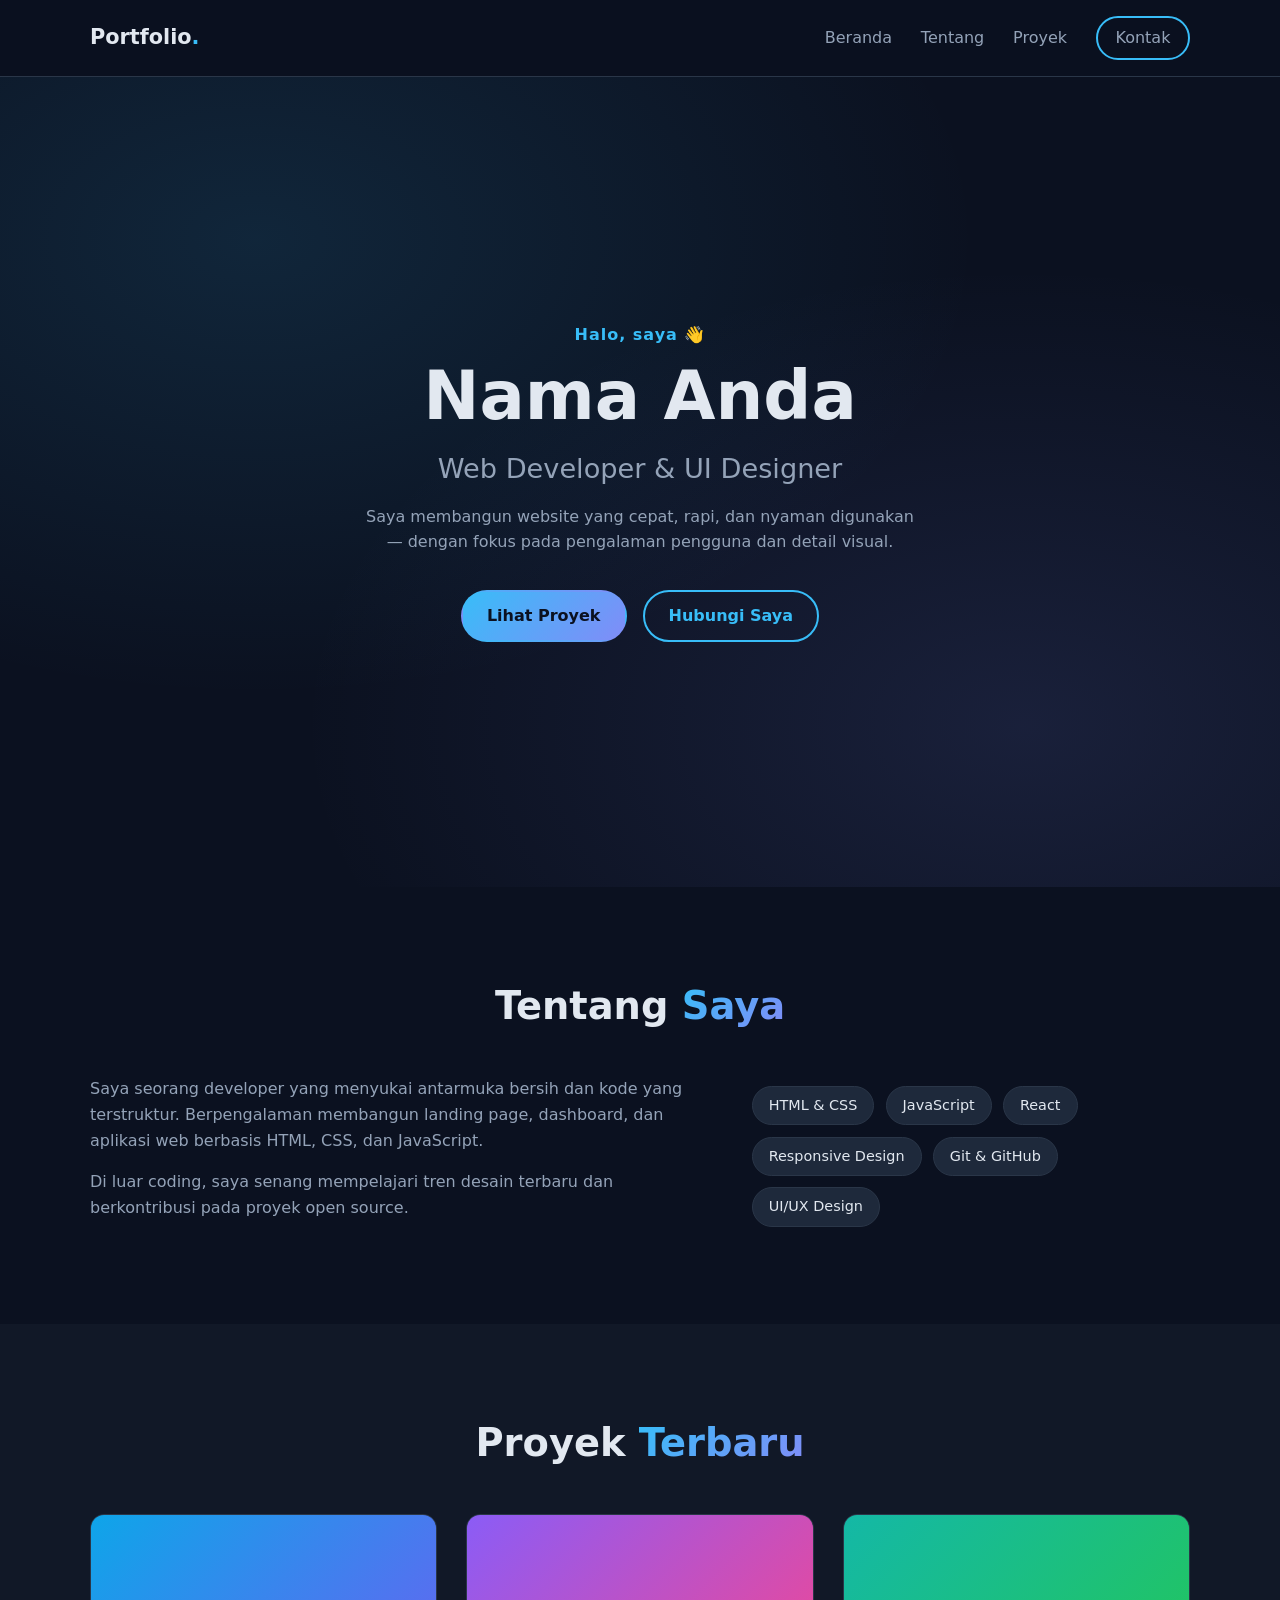
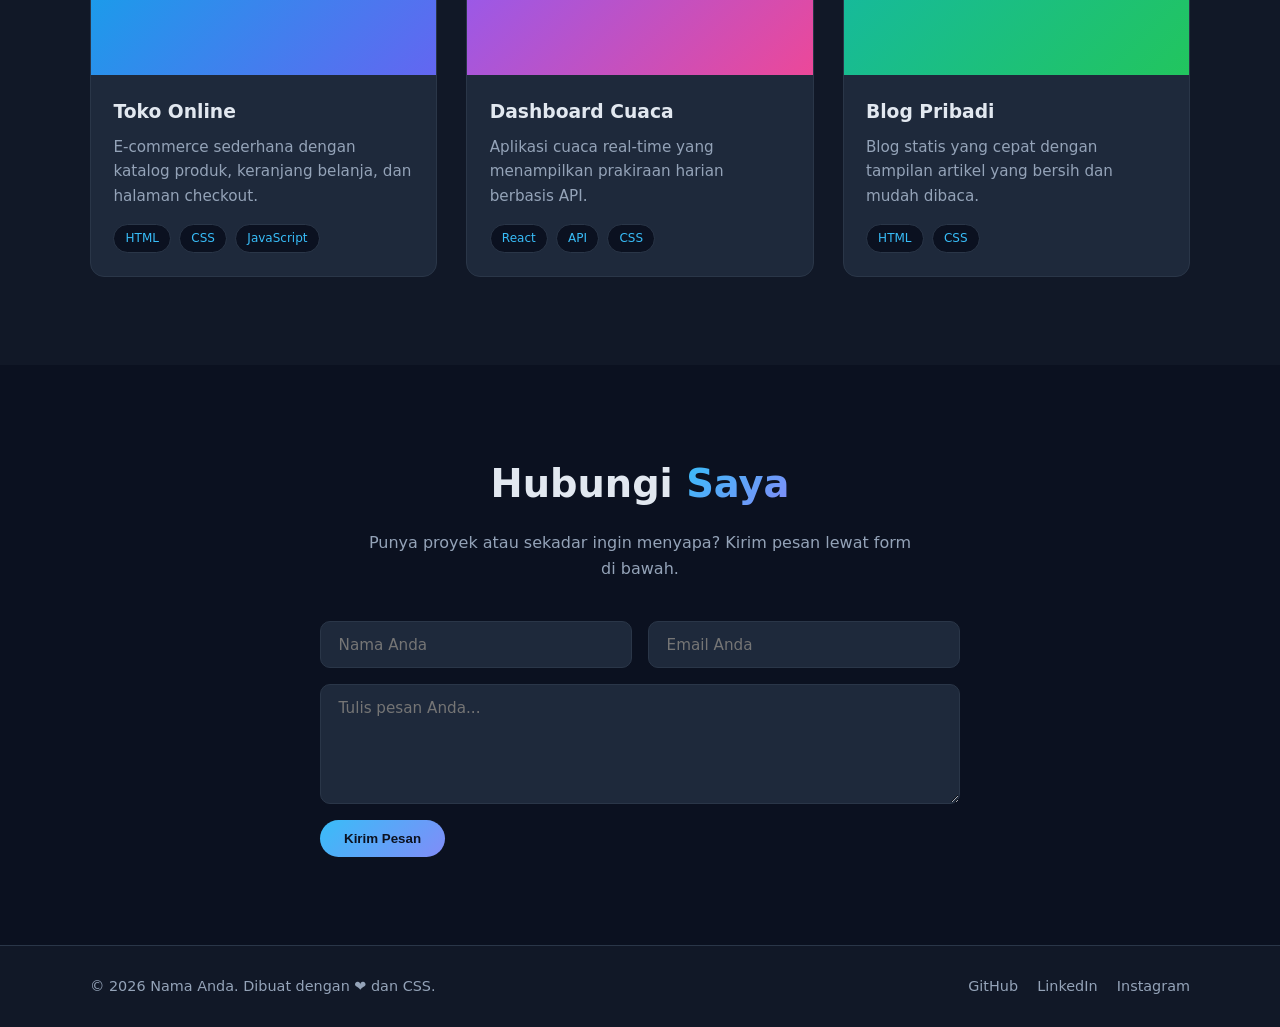
<file: my_agent/index.html>
<!DOCTYPE html>
<html lang="id">
<head>
  <meta charset="UTF-8" />
  <meta name="viewport" content="width=device-width, initial-scale=1.0" />
  <title>Portfolio | Nama Anda</title>
  <meta name="description" content="Portfolio pribadi — proyek, keahlian, dan kontak." />
  <link rel="stylesheet" href="style.css" />
</head>
<body>

  <!-- ===== NAVBAR ===== -->
  <header class="navbar">
    <nav class="container nav-inner">
      <a href="#hero" class="logo">Portfolio<span>.</span></a>

      <input type="checkbox" id="nav-toggle" class="nav-toggle" />
      <label for="nav-toggle" class="nav-burger" aria-label="Buka menu">
        <span></span><span></span><span></span>
      </label>

      <ul class="nav-links">
        <li><a href="#hero">Beranda</a></li>
        <li><a href="#tentang">Tentang</a></li>
        <li><a href="#proyek">Proyek</a></li>
        <li><a href="#kontak" class="btn btn-outline">Kontak</a></li>
      </ul>
    </nav>
  </header>

  <main>
    <!-- ===== HERO ===== -->
    <section id="hero" class="hero">
      <div class="container hero-inner">
        <p class="hero-greeting">Halo, saya 👋</p>
        <h1 class="hero-title">Nama Anda</h1>
        <h2 class="hero-subtitle">Web Developer &amp; UI Designer</h2>
        <p class="hero-desc">
          Saya membangun website yang cepat, rapi, dan nyaman digunakan —
          dengan fokus pada pengalaman pengguna dan detail visual.
        </p>
        <div class="hero-actions">
          <a href="#proyek" class="btn btn-primary">Lihat Proyek</a>
          <a href="#kontak" class="btn btn-outline">Hubungi Saya</a>
        </div>
      </div>
    </section>

    <!-- ===== TENTANG SAYA ===== -->
    <section id="tentang" class="section">
      <div class="container">
        <h2 class="section-title">Tentang <span>Saya</span></h2>
        <div class="about-grid">
          <div class="about-text">
            <p>
              Saya seorang developer yang menyukai antarmuka bersih dan kode yang
              terstruktur. Berpengalaman membangun landing page, dashboard, dan
              aplikasi web berbasis HTML, CSS, dan JavaScript.
            </p>
            <p>
              Di luar coding, saya senang mempelajari tren desain terbaru dan
              berkontribusi pada proyek open source.
            </p>
          </div>
          <ul class="skills">
            <li>HTML &amp; CSS</li>
            <li>JavaScript</li>
            <li>React</li>
            <li>Responsive Design</li>
            <li>Git &amp; GitHub</li>
            <li>UI/UX Design</li>
          </ul>
        </div>
      </div>
    </section>

    <!-- ===== PROYEK ===== -->
    <section id="proyek" class="section section-alt">
      <div class="container">
        <h2 class="section-title">Proyek <span>Terbaru</span></h2>
        <div class="project-grid">

          <article class="project-card">
            <div class="project-thumb thumb-1"></div>
            <div class="project-body">
              <h3>Toko Online</h3>
              <p>E-commerce sederhana dengan katalog produk, keranjang belanja, dan halaman checkout.</p>
              <div class="project-tags">
                <span>HTML</span><span>CSS</span><span>JavaScript</span>
              </div>
            </div>
          </article>

          <article class="project-card">
            <div class="project-thumb thumb-2"></div>
            <div class="project-body">
              <h3>Dashboard Cuaca</h3>
              <p>Aplikasi cuaca real-time yang menampilkan prakiraan harian berbasis API.</p>
              <div class="project-tags">
                <span>React</span><span>API</span><span>CSS</span>
              </div>
            </div>
          </article>

          <article class="project-card">
            <div class="project-thumb thumb-3"></div>
            <div class="project-body">
              <h3>Blog Pribadi</h3>
              <p>Blog statis yang cepat dengan tampilan artikel yang bersih dan mudah dibaca.</p>
              <div class="project-tags">
                <span>HTML</span><span>CSS</span>
              </div>
            </div>
          </article>

        </div>
      </div>
    </section>

    <!-- ===== KONTAK ===== -->
    <section id="kontak" class="section">
      <div class="container">
        <h2 class="section-title">Hubungi <span>Saya</span></h2>
        <p class="section-desc">
          Punya proyek atau sekadar ingin menyapa? Kirim pesan lewat form di bawah.
        </p>

        <form class="contact-form" action="#" method="post">
          <div class="form-row">
            <input type="text" name="nama" placeholder="Nama Anda" required />
            <input type="email" name="email" placeholder="Email Anda" required />
          </div>
          <textarea name="pesan" rows="5" placeholder="Tulis pesan Anda..." required></textarea>
          <button type="submit" class="btn btn-primary">Kirim Pesan</button>
        </form>
      </div>
    </section>
  </main>

  <!-- ===== FOOTER ===== -->
  <footer class="footer">
    <div class="container footer-inner">
      <p>© 2026 Nama Anda. Dibuat dengan ❤️ dan CSS.</p>
      <div class="socials">
        <a href="#">GitHub</a>
        <a href="#">LinkedIn</a>
        <a href="#">Instagram</a>
      </div>
    </div>
  </footer>

</body>
</html>
</file>
<file: my_agent/style.css>
/* ============================================
   PORTFOLIO — DARK MODE MODERN
   ============================================ */

/* ---------- Variabel & Reset ---------- */
:root {
  --bg: #0b1120;
  --bg-alt: #111827;
  --surface: #1e293b;
  --border: #2a3648;
  --text: #e2e8f0;
  --text-muted: #94a3b8;
  --accent: #38bdf8;
  --accent-2: #818cf8;
  --radius: 14px;
  --transition: 0.25s ease;
}

* {
  margin: 0;
  padding: 0;
  box-sizing: border-box;
}

html {
  scroll-behavior: smooth;
}

body {
  font-family: "Segoe UI", system-ui, -apple-system, sans-serif;
  background-color: var(--bg);
  color: var(--text);
  line-height: 1.6;
}

img {
  max-width: 100%;
  display: block;
}

.container {
  width: min(1100px, 90%);
  margin-inline: auto;
}

/* ---------- Utilitas ---------- */
.btn {
  display: inline-block;
  padding: 0.7rem 1.5rem;
  border-radius: 999px;
  font-weight: 600;
  text-decoration: none;
  border: 2px solid transparent;
  cursor: pointer;
  transition: var(--transition);
}

.btn-primary {
  background: linear-gradient(135deg, var(--accent), var(--accent-2));
  color: #0b1120;
}

.btn-primary:hover {
  transform: translateY(-3px);
  box-shadow: 0 10px 25px rgba(56, 189, 248, 0.3);
}

.btn-outline {
  border-color: var(--accent);
  color: var(--accent);
}

.btn-outline:hover {
  background-color: var(--accent);
  color: #0b1120;
}

.section {
  padding: 5.5rem 0;
}

.section-alt {
  background-color: var(--bg-alt);
}

.section-title {
  font-size: clamp(1.8rem, 4vw, 2.4rem);
  margin-bottom: 2.5rem;
  text-align: center;
}

.section-title span {
  background: linear-gradient(135deg, var(--accent), var(--accent-2));
  -webkit-background-clip: text;
  background-clip: text;
  color: transparent;
}

.section-desc {
  text-align: center;
  color: var(--text-muted);
  max-width: 550px;
  margin: -1.5rem auto 2.5rem;
}

/* ---------- Navbar ---------- */
.navbar {
  position: sticky;
  top: 0;
  z-index: 100;
  background-color: rgba(11, 17, 32, 0.85);
  backdrop-filter: blur(10px);
  border-bottom: 1px solid var(--border);
}

.nav-inner {
  display: flex;
  align-items: center;
  justify-content: space-between;
  padding: 1rem 0;
}

.logo {
  font-size: 1.3rem;
  font-weight: 700;
  color: var(--text);
  text-decoration: none;
}

.logo span {
  color: var(--accent);
}

.nav-links {
  display: flex;
  align-items: center;
  gap: 1.8rem;
  list-style: none;
}

.nav-links a {
  color: var(--text-muted);
  text-decoration: none;
  font-weight: 500;
  transition: var(--transition);
}

.nav-links a:hover {
  color: var(--accent);
}

.nav-links .btn {
  padding: 0.45rem 1.1rem;
}

/* Hamburger (checkbox hack — tanpa JavaScript) */
.nav-toggle,
.nav-burger {
  display: none;
}

/* ---------- Hero ---------- */
.hero {
  min-height: 90vh;
  display: flex;
  align-items: center;
  text-align: center;
  background:
    radial-gradient(ellipse at 20% 20%, rgba(56, 189, 248, 0.12), transparent 50%),
    radial-gradient(ellipse at 80% 80%, rgba(129, 140, 248, 0.12), transparent 50%);
}

.hero-inner {
  display: flex;
  flex-direction: column;
  align-items: center;
  gap: 0.8rem;
}

.hero-greeting {
  color: var(--accent);
  font-weight: 600;
  letter-spacing: 1px;
}

.hero-title {
  font-size: clamp(2.6rem, 7vw, 4.2rem);
  line-height: 1.1;
}

.hero-subtitle {
  font-size: clamp(1.2rem, 3vw, 1.7rem);
  font-weight: 500;
  color: var(--text-muted);
}

.hero-desc {
  max-width: 560px;
  color: var(--text-muted);
}

.hero-actions {
  display: flex;
  gap: 1rem;
  margin-top: 1.4rem;
  flex-wrap: wrap;
  justify-content: center;
}

/* ---------- Tentang ---------- */
.about-grid {
  display: grid;
  grid-template-columns: 1.4fr 1fr;
  gap: 3rem;
  align-items: center;
}

.about-text p {
  color: var(--text-muted);
  margin-bottom: 1rem;
}

.skills {
  display: flex;
  flex-wrap: wrap;
  gap: 0.7rem;
  list-style: none;
}

.skills li {
  background-color: var(--surface);
  border: 1px solid var(--border);
  padding: 0.45rem 1rem;
  border-radius: 999px;
  font-size: 0.9rem;
  transition: var(--transition);
}

.skills li:hover {
  border-color: var(--accent);
  color: var(--accent);
}

/* ---------- Proyek ---------- */
.project-grid {
  display: grid;
  grid-template-columns: repeat(auto-fit, minmax(280px, 1fr));
  gap: 1.8rem;
}

.project-card {
  background-color: var(--surface);
  border: 1px solid var(--border);
  border-radius: var(--radius);
  overflow: hidden;
  transition: var(--transition);
}

.project-card:hover {
  transform: translateY(-6px);
  border-color: var(--accent);
  box-shadow: 0 15px 35px rgba(0, 0, 0, 0.35);
}

.project-thumb {
  height: 160px;
}

.thumb-1 { background: linear-gradient(135deg, #0ea5e9, #6366f1); }
.thumb-2 { background: linear-gradient(135deg, #8b5cf6, #ec4899); }
.thumb-3 { background: linear-gradient(135deg, #14b8a6, #22c55e); }

.project-body {
  padding: 1.4rem;
}

.project-body h3 {
  margin-bottom: 0.5rem;
}

.project-body p {
  color: var(--text-muted);
  font-size: 0.95rem;
  margin-bottom: 1rem;
}

.project-tags {
  display: flex;
  flex-wrap: wrap;
  gap: 0.5rem;
}

.project-tags span {
  font-size: 0.75rem;
  background-color: var(--bg);
  border: 1px solid var(--border);
  padding: 0.25rem 0.7rem;
  border-radius: 999px;
  color: var(--accent);
}

/* ---------- Kontak ---------- */
.contact-form {
  max-width: 640px;
  margin-inline: auto;
  display: flex;
  flex-direction: column;
  gap: 1rem;
}

.contact-form input,
.contact-form textarea {
  width: 100%;
  background-color: var(--surface);
  border: 1px solid var(--border);
  border-radius: 10px;
  padding: 0.85rem 1.1rem;
  color: var(--text);
  font-family: inherit;
  font-size: 0.95rem;
  transition: var(--transition);
}

.contact-form input:focus,
.contact-form textarea:focus {
  outline: none;
  border-color: var(--accent);
  box-shadow: 0 0 0 3px rgba(56, 189, 248, 0.15);
}

.contact-form .btn {
  align-self: flex-start;
  border: none;
}

.form-row {
  display: grid;
  grid-template-columns: 1fr 1fr;
  gap: 1rem;
}

/* ---------- Footer ---------- */
.footer {
  border-top: 1px solid var(--border);
  background-color: var(--bg-alt);
  padding: 1.8rem 0;
}

.footer-inner {
  display: flex;
  align-items: center;
  justify-content: space-between;
  flex-wrap: wrap;
  gap: 1rem;
  color: var(--text-muted);
  font-size: 0.9rem;
}

.socials {
  display: flex;
  gap: 1.2rem;
}

.socials a {
  color: var(--text-muted);
  text-decoration: none;
  transition: var(--transition);
}

.socials a:hover {
  color: var(--accent);
}

/* ============================================
   RESPONSIVE
   ============================================ */
@media (max-width: 768px) {
  .about-grid {
    grid-template-columns: 1fr;
    gap: 2rem;
  }

  .form-row {
    grid-template-columns: 1fr;
  }

  /* Menu mobile: burger + panel dropdown */
  .nav-burger {
    display: flex;
    flex-direction: column;
    gap: 5px;
    cursor: pointer;
    padding: 0.4rem;
  }

  .nav-burger span {
    width: 24px;
    height: 2px;
    background-color: var(--text);
    border-radius: 2px;
    transition: var(--transition);
  }

  .nav-links {
    position: absolute;
    top: 100%;
    left: 0;
    right: 0;
    flex-direction: column;
    align-items: flex-start;
    gap: 1rem;
    background-color: var(--bg-alt);
    border-bottom: 1px solid var(--border);
    padding: 0 1.5rem;
    max-height: 0;
    overflow: hidden;
    transition: max-height 0.3s ease, padding 0.3s ease;
  }

  /* Checkbox hack: tampilkan menu saat burger diklik */
  .nav-toggle:checked ~ .nav-links {
    max-height: 320px;
    padding: 1.2rem 1.5rem;
  }

  .nav-toggle:checked ~ .nav-burger span:nth-child(1) { transform: translateY(7px) rotate(45deg); }
  .nav-toggle:checked ~ .nav-burger span:nth-child(2) { opacity: 0; }
  .nav-toggle:checked ~ .nav-burger span:nth-child(3) { transform: translateY(-7px) rotate(-45deg); }
}

@media (max-width: 480px) {
  .section {
    padding: 4rem 0;
  }

  .hero {
    min-height: 80vh;
  }

  .hero-actions .btn {
    width: 100%;
    text-align: center;
  }

  .footer-inner {
    flex-direction: column;
    text-align: center;
  }
}
</file>
